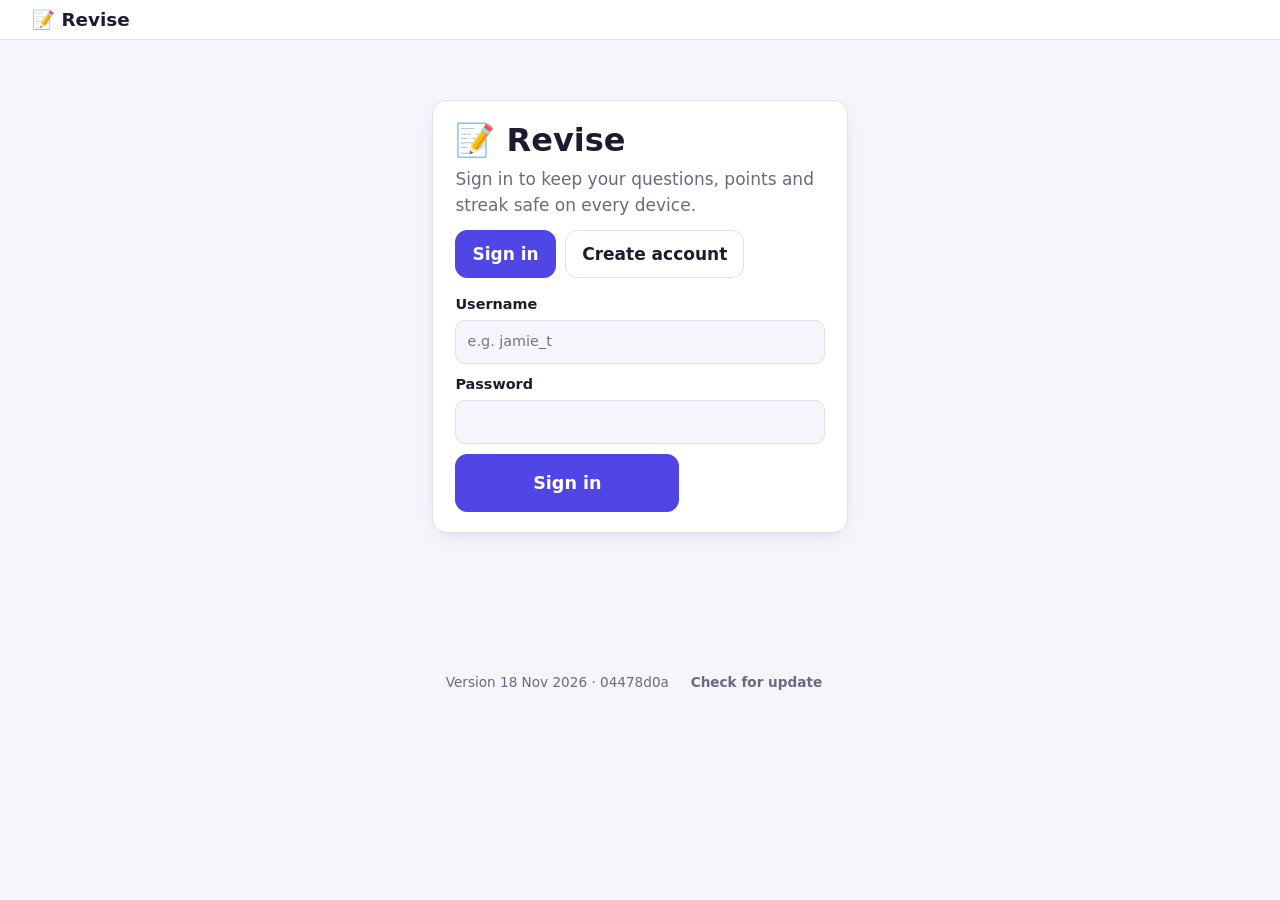
<file: public/index.html>
<!doctype html>
<html lang="en-GB">
<head>
  <meta charset="utf-8">
  <meta name="viewport" content="width=device-width, initial-scale=1">
  <meta name="theme-color" content="#4f46e5">
  <title>Revise — questions, streaks and rewards</title>
  <meta name="description" content="Revise with your own questions and earn points, streaks and badges.">
  <link rel="icon" href="icon.svg" type="image/svg+xml">
  <link rel="icon" href="icon-192.png" type="image/png" sizes="192x192">
  <link rel="apple-touch-icon" href="apple-touch-icon.png">
  <link rel="manifest" href="manifest.webmanifest">
  <meta name="apple-mobile-web-app-capable" content="yes">
  <meta name="apple-mobile-web-app-title" content="Revise">
  <meta name="app-version" content="04478d0a" data-date="2026-11-18">
  <link rel="stylesheet" href="style.css?v=04478d0a">
</head>
<body>
  <header class="top">
    <div class="wrap top-inner">
      <a class="brand" id="brand" href="#home">📝 Revise</a>
      <nav id="nav" aria-label="Sections"></nav>
      <div id="user" class="user"></div>
    </div>
  </header>
  <main id="app" class="wrap" tabindex="-1"></main>
  <footer id="ver" class="wrap ver"></footer>
  <div id="toasts" aria-live="polite"></div>
  <noscript><p class="wrap">This app needs JavaScript switched on.</p></noscript>
  <script type="importmap">{"imports":{"./logic.js":"./logic.js?v=04478d0a","./cloud.js":"./cloud.js?v=04478d0a","./config.js":"./config.js?v=04478d0a","./shop.js":"./shop.js?v=04478d0a","./examguides.js":"./examguides.js?v=04478d0a","./papers.js":"./papers.js?v=04478d0a","./tutorial.js":"./tutorial.js?v=04478d0a"}}</script>
  <script type="module" src="app.js?v=04478d0a"></script>
  <script src="stats.js?v=5" defer></script>
</body>
</html>
</file>
<file: public/style.css>
:root {
  --bg: #f6f5fb; --fg: #1d1b2e; --card: #ffffff; --muted: #6b6880; --border: #e2e0ee;
  --accent: #4f46e5; --accent-fg: #ffffff; --good: #15803d; --good-bg: #dcfce7; --bad: #b91c1c; --bad-bg: #fee2e2;
  --radius: 14px; --shadow: 0 6px 20px -12px rgb(40 30 100 / 35%);
}
@media (prefers-color-scheme: dark) {
  :root {
    --bg: #12111c; --fg: #f1f0fa; --card: #1d1b2c; --muted: #a09db8; --border: #34314a;
    --accent: #8b85ff; --accent-fg: #12111c; --good: #4ade80; --good-bg: #123522; --bad: #f87171; --bad-bg: #3d1717;
    --shadow: none;
  }
}
:root { --fig-1: #2563eb; --fig-2: #e11d48; --fig-3: #16a34a; }
@media (prefers-color-scheme: dark) { :root { --fig-1: #60a5fa; --fig-2: #fb7185; --fig-3: #4ade80; } }
* { box-sizing: border-box; }
html { -webkit-text-size-adjust: 100%; }
body { margin: 0; background: var(--bg); color: var(--fg); font: 16px/1.5 system-ui, -apple-system, "Segoe UI", Roboto, sans-serif; }
.wrap { width: min(100% - 2rem, 760px); margin-inline: auto; }
main { padding: 1.25rem 0 5rem; outline: none; }
h1, h2, h3 { line-height: 1.2; margin: 0 0 .5rem; }
h1, h2, .brand, .quiz-q { font-family: var(--font-display, inherit); }
h1 { font-size: 1.7rem; } h2 { font-size: 1.25rem; } h3 { font-size: 1.05rem; }
p { margin: 0 0 .75rem; }
.muted { color: var(--muted); } .small { font-size: .85rem; }

.top { position: sticky; top: 0; z-index: 5; background: var(--card); border-bottom: 1px solid var(--border); }
.top-inner { display: flex; align-items: center; justify-content: space-between; gap: .5rem; padding: .35rem 0; flex-wrap: wrap; }
.brand { font-weight: 800; font-size: 1.15rem; text-decoration: none; color: var(--fg); }
#nav { display: flex; gap: .25rem; flex-wrap: wrap; }
.tab { display: inline-flex; align-items: center; gap: .35rem; background: none; border: 0; border-radius: 999px; padding: .5rem .8rem; font: inherit; font-weight: 600; color: var(--muted); cursor: pointer; }
.tab:hover { color: var(--fg); }
.tab.active { background: var(--accent); color: var(--accent-fg); }

.card { background: var(--card); border: 1px solid var(--border); border-radius: var(--radius); padding: 1rem 1.1rem; margin-bottom: 1rem; box-shadow: var(--shadow); }
.row { display: flex; gap: .6rem; flex-wrap: wrap; align-items: center; }
.row.space { justify-content: space-between; }
.grow { flex: 1 1 12rem; min-width: 0; }
.grid2 { display: grid; gap: .75rem; grid-template-columns: repeat(auto-fit, minmax(9rem, 1fr)); }

.stat { text-align: center; padding: .6rem .4rem; border-radius: 12px; background: var(--bg); }
.stat b { display: block; font-size: 1.5rem; line-height: 1.1; }
.stat span { font-size: .8rem; color: var(--muted); }

button, .btn { font: inherit; font-weight: 600; border-radius: 12px; border: 1px solid var(--border); background: var(--card); color: var(--fg); padding: .65rem 1rem; cursor: pointer; min-height: 44px; }
button:hover:not(:disabled) { border-color: var(--accent); }
button:disabled { opacity: .5; cursor: not-allowed; }
button.primary { background: var(--accent); color: var(--accent-fg); border-color: var(--accent); }
button.big { width: 100%; font-size: 1.1rem; padding: .9rem 1rem; }
button.danger { color: var(--bad); }
button.ghost { background: none; border-color: transparent; color: var(--muted); }
button.small { min-height: 36px; padding: .3rem .7rem; font-size: .85rem; }
:focus-visible { outline: 3px solid var(--accent); outline-offset: 2px; }

label { display: block; font-size: .9rem; font-weight: 600; margin-bottom: .65rem; }
input, select, textarea { display: block; width: 100%; margin-top: .25rem; font: inherit; font-weight: 400; color: var(--fg); background: var(--bg); border: 1px solid var(--border); border-radius: 10px; padding: .6rem .7rem; min-height: 44px; }
textarea { min-height: 5rem; resize: vertical; }
input:focus, select:focus, textarea:focus { outline: 3px solid var(--accent); outline-offset: 1px; }

.bar { height: 12px; border-radius: 999px; background: var(--bg); border: 1px solid var(--border); overflow: hidden; }
.bar-fill { height: 100%; background: var(--accent); border-radius: 999px; transition: width .4s ease; }

.quiz-q { font-size: 1.35rem; font-weight: 700; white-space: pre-wrap; overflow-wrap: anywhere; margin: .5rem 0 1rem; }
.choices { display: grid; gap: .6rem; }
.choices button { text-align: left; white-space: normal; }
.verdict { border-radius: 12px; padding: .8rem 1rem; margin-bottom: .75rem; font-weight: 600; }
.verdict.good { background: var(--good-bg); color: var(--good); }
.verdict.bad { background: var(--bad-bg); color: var(--bad); }
.verdict .ans { display: block; color: var(--fg); font-weight: 500; margin-top: .25rem; overflow-wrap: anywhere; }
.tag { display: inline-block; font-size: .75rem; font-weight: 700; padding: .1rem .55rem; border-radius: 999px; background: var(--bg); border: 1px solid var(--border); color: var(--muted); }

.week { display: grid; grid-template-columns: repeat(7, 1fr); gap: .4rem; align-items: end; height: 110px; }
.week .col { display: flex; flex-direction: column; justify-content: flex-end; align-items: center; height: 100%; gap: .2rem; font-size: .75rem; color: var(--muted); }
.week .fill { width: 100%; max-width: 38px; background: var(--accent); border-radius: 6px 6px 2px 2px; min-height: 3px; opacity: .85; }
.heat { display: grid; grid-template-rows: repeat(7, 1fr); grid-auto-flow: column; grid-auto-columns: 1fr; gap: 3px; }
.heat i { aspect-ratio: 1; border-radius: 3px; background: var(--bg); border: 1px solid var(--border); }
.heat i.l1 { background: color-mix(in srgb, var(--accent) 25%, var(--card)); }
.heat i.l2 { background: color-mix(in srgb, var(--accent) 50%, var(--card)); }
.heat i.l3 { background: color-mix(in srgb, var(--accent) 75%, var(--card)); }
.heat i.l4 { background: var(--accent); }
.heat i.future { visibility: hidden; }

.badges { display: grid; gap: .6rem; grid-template-columns: repeat(auto-fill, minmax(10.5rem, 1fr)); }
.badge { border: 1px solid var(--border); border-radius: 12px; padding: .7rem; background: var(--bg); }
.badge .ico { font-size: 1.8rem; display: block; }
.badge.locked { opacity: .55; filter: grayscale(1); }
.badge b { display: block; }

.item { display: flex; gap: .6rem; align-items: flex-start; justify-content: space-between; padding: .7rem 0; border-top: 1px solid var(--border); }
.item:first-child { border-top: 0; }
.item .txt { min-width: 0; overflow-wrap: anywhere; }
.item .a { color: var(--muted); font-size: .9rem; }

#toasts { position: fixed; left: 0; right: 0; bottom: 1rem; display: grid; justify-items: center; gap: .5rem; pointer-events: none; z-index: 20; padding: 0 1rem; }
.toast { background: var(--fg); color: var(--bg); padding: .65rem 1rem; border-radius: 12px; font-weight: 600; box-shadow: 0 10px 30px -10px rgb(0 0 0 / 50%); max-width: 30rem; }
.banner { background: var(--bad-bg); color: var(--bad); border-radius: 12px; padding: .7rem 1rem; margin-bottom: 1rem; font-weight: 600; }
@media (prefers-reduced-motion: reduce) { .bar-fill { transition: none; } }

/* ---------- account bar ---------- */
.user { display: flex; align-items: center; gap: .5rem; font-size: .85rem; flex-wrap: wrap; }
.who { color: var(--muted); font-weight: 600; }
.sync { color: var(--muted); font-size: .8rem; }
.sync.warn { color: var(--bad); font-weight: 600; }
.auth { max-width: 26rem; margin: 2rem auto; }
.auth .banner { margin: .5rem 0 1rem; }

/* ---------- study buddy ---------- */
.buddy { position: relative; width: 4.5rem; height: 4.5rem; flex: none; display: grid; place-items: center; background: var(--bg); border-radius: 50%; border: 1px solid var(--border); }
.buddy .pet { font-size: 2.4rem; line-height: 1; }
.buddy .hat { position: absolute; top: -.55rem; left: 50%; transform: translateX(-50%) rotate(-8deg); font-size: 1.6rem; line-height: 1; }
.prize { border-color: var(--accent); }

/* ---------- pick lists, shop ---------- */
.pick { display: flex; gap: .6rem; align-items: flex-start; padding: .6rem 0; border-top: 1px solid var(--border); font-weight: 400; margin: 0; }
.pick .a { display: block; color: var(--muted); font-size: .9rem; overflow-wrap: anywhere; }
.pick > span { min-width: 0; overflow-wrap: anywhere; }
input[type="checkbox"] { width: 1.25rem; height: 1.25rem; min-height: 0; margin: .2rem 0 0; flex: none; accent-color: var(--accent); }
.shop { display: grid; gap: .6rem; grid-template-columns: repeat(auto-fill, minmax(9.5rem, 1fr)); }
.shop-item { display: grid; gap: .4rem; }
.swatch { display: flex; align-items: flex-end; min-height: 3.6rem; padding: .5rem .6rem; border-radius: 10px; border: 1px solid var(--border); font-weight: 700; font-size: .95rem; overflow-wrap: anywhere; }
.swatch.fontsw { align-items: center; background: var(--bg); color: var(--fg); font-size: 1.05rem; font-weight: 400; }
.swatch.hatsw { flex-direction: column; align-items: center; justify-content: center; background: var(--bg); color: var(--fg); font-size: 1.8rem; gap: .1rem; }
button[aria-pressed="true"] { cursor: default; }

/* ---------- unlocked colour themes (set by the app from the Shop) ---------- */
:root[data-palette] {
  --bg: var(--pal-bg); --fg: var(--pal-ink);
  --card: color-mix(in oklab, var(--pal-bg) 88%, white);
  --muted: color-mix(in oklab, var(--pal-ink) 68%, var(--pal-bg));
  --border: color-mix(in oklab, var(--pal-bg) 72%, var(--pal-ink));
  --accent: var(--pal-ink); --accent-fg: var(--pal-bg);
  --good: var(--pal-ink); --good-bg: color-mix(in oklab, var(--pal-bg) 80%, var(--pal-ink));
  --bad: var(--pal-ink); --bad-bg: color-mix(in oklab, var(--pal-bg) 80%, var(--pal-ink));
  --shadow: none;
}
:root[data-palette] .toast { background: var(--pal-ink); color: var(--pal-bg); }

/* ---------- farm ---------- */
.brand { user-select: none; -webkit-user-select: none; -webkit-touch-callout: none; touch-action: manipulation; }
.farm { position: relative; border-radius: var(--radius); margin-bottom: 1rem; padding: 1rem .75rem 1.1rem; border: 1px solid var(--border); overflow: hidden;
  background: linear-gradient(to bottom, color-mix(in srgb, var(--accent) 12%, var(--card)) 0 22%, color-mix(in srgb, var(--good) 22%, var(--card)) 22% 100%); }
.farm::before { content: "☁️      ☀️      ☁️"; position: absolute; top: .2rem; left: 0; right: 0; text-align: center; letter-spacing: .35rem; opacity: .7; font-size: 1.2rem; pointer-events: none; }
.farm-grid { position: relative; display: grid; gap: .6rem; grid-template-columns: repeat(auto-fill, minmax(7.5rem, 1fr)); padding-top: 1.2rem; }
.pet-card { display: grid; justify-items: center; gap: .15rem; text-align: center; padding: .6rem .3rem; background: color-mix(in srgb, var(--card) 80%, transparent); }
.pet-card.on { border-color: var(--accent); outline: 2px solid var(--accent); }
.pet-emoji { position: relative; font-size: 2.6rem; line-height: 1.1; display: inline-block; animation: bob 2.4s ease-in-out infinite; }
.pet-emoji .hat { position: absolute; top: -.7rem; left: 50%; transform: translateX(-50%) rotate(-8deg); font-size: 1.4rem; }
.pet-name { font-weight: 700; overflow-wrap: anywhere; }
@keyframes bob { 0%, 100% { transform: translateY(0); } 50% { transform: translateY(-.35rem); } }

/* ---------- the hidden parade ---------- */
.parade { position: fixed; inset: 0; pointer-events: none; z-index: 30; overflow: hidden; }
.runner { position: absolute; top: var(--y); left: -4rem; font-size: var(--s); animation: march 6.5s linear var(--d) forwards; }
@keyframes march { 0% { transform: translateX(0) translateY(0) rotate(-6deg); } 25% { transform: translateX(30vw) translateY(-1.2rem) rotate(6deg); } 50% { transform: translateX(60vw) translateY(0) rotate(-6deg); } 75% { transform: translateX(90vw) translateY(-1.2rem) rotate(6deg); } 100% { transform: translateX(calc(100vw + 5rem)) translateY(0) rotate(0); } }
@media (prefers-reduced-motion: reduce) { .pet-emoji { animation: none; } .runner { animation: none; display: none; } }

/* ===== Layout: phone vs computer ===== */
.tab span:first-child { font-size: 1.15rem; line-height: 1; }

/* Phones and small tablets: app-style bottom tab bar, thumb-sized buttons */
@media (max-width: 719px) {
  .wrap { width: min(100% - 1.5rem, 640px); }
  .top-inner { flex-wrap: nowrap; }
  .brand { font-size: 1.05rem; }
  .user { font-size: .8rem; justify-content: flex-end; }
  #nav { position: fixed; left: 0; right: 0; bottom: 0; z-index: 6; display: grid; grid-auto-flow: column; grid-auto-columns: 1fr; gap: 0; background: var(--card); border-top: 1px solid var(--border); padding: .25rem .25rem calc(.25rem + env(safe-area-inset-bottom)); }
  .tab { flex-direction: column; gap: .1rem; border-radius: 12px; padding: .4rem .1rem; font-size: .7rem; min-height: 52px; justify-content: center; }
  .tab span:first-child { font-size: 1.4rem; }
  main { padding: 1rem 0 calc(6.5rem + env(safe-area-inset-bottom)); }
  #toasts { bottom: calc(5rem + env(safe-area-inset-bottom)); }
  h1 { font-size: 1.5rem; }
  .card { padding: .9rem; border-radius: 14px; }
  .grid2 { grid-template-columns: repeat(2, 1fr); }
  .shop { grid-template-columns: repeat(2, 1fr); }
  .farm-grid { grid-template-columns: repeat(2, 1fr); }
  button.big, .row > button.primary { min-height: 52px; }
  .quiz-q { font-size: 1.25rem; }
}

/* Computers: side menu on the left, wider content, bigger grids */
@media (min-width: 960px) {
  body { font-size: 17px; }
  .top-inner.wrap { width: min(100% - 4rem, 1240px); }
  #nav { position: fixed; top: 4.2rem; left: max(1.5rem, calc(50% - 620px)); width: 11.5rem; flex-direction: column; gap: .25rem; flex-wrap: nowrap; }
  .tab { justify-content: flex-start; border-radius: 12px; padding: .7rem .9rem; font-size: 1rem; }
  .tab:hover:not(.active) { background: var(--bg); }
  main.wrap { width: min(100% - 4rem, 1240px); padding-left: 13.5rem; padding-top: 1.75rem; box-sizing: border-box; }
  h1 { font-size: 2rem; }
  .card { padding: 1.25rem 1.4rem; }
  .grid2 { grid-template-columns: repeat(auto-fit, minmax(11rem, 1fr)); }
  .shop { grid-template-columns: repeat(auto-fill, minmax(11.5rem, 1fr)); }
  .farm-grid { grid-template-columns: repeat(auto-fill, minmax(10rem, 1fr)); }
  .quiz-q { font-size: 1.6rem; }
  button.big { width: auto; min-width: 14rem; }
}
@media (min-width: 1500px) { body { font-size: 18px; } }
@media (min-width: 960px) { body:has(#nav:empty) main.wrap { padding-left: 0; width: min(100% - 4rem, 620px); } }
@media (min-width: 960px) { .heat { max-width: 640px; } }

/* ===== Exam calendar ===== */
.cal { display: grid; grid-template-columns: repeat(7, minmax(0, 1fr)); gap: 3px; }
.cal-head { text-align: center; font-size: .72rem; font-weight: 700; color: var(--muted); padding: .2rem 0; }
.cal-pad { min-height: 1px; }
.cal-day { display: flex; flex-direction: column; align-items: stretch; gap: 2px; min-height: 58px; padding: 3px; border-radius: 10px; border: 1px solid var(--border); background: var(--card); color: var(--fg); font-weight: 500; text-align: left; overflow: hidden; }
.cal-day:hover:not(:disabled) { border-color: var(--accent); }
.cal-day.past { opacity: .5; }
.cal-day.rest { background: var(--bg); }
.cal-day.today { border-color: var(--accent); box-shadow: inset 0 0 0 1px var(--accent); }
.cal-day.selected { background: color-mix(in srgb, var(--accent) 14%, var(--card)); border-color: var(--accent); border-width: 2px; padding: 2px; }
.cal-num { font-size: .78rem; font-weight: 700; line-height: 1; }
.cal-chip { display: block; color: #fff; font-size: .6rem; line-height: 1.25; font-weight: 700; border-radius: 4px; padding: 1px 3px; overflow: hidden; text-overflow: ellipsis; white-space: nowrap; }
.cal-more { font-size: .6rem; color: var(--muted); }
.cal-dots { color: var(--accent); font-size: .8rem; line-height: 1; letter-spacing: -1px; }
@media (min-width: 720px) {
  .cal { gap: 5px; }
  .cal-day { min-height: 84px; padding: 6px; }
  .cal-day.selected { padding: 5px; }
  .cal-num { font-size: .9rem; }
  .cal-chip { font-size: .72rem; padding: 2px 5px; }
}

/* ===== In-app confirm box ===== */
.modal-back { position: fixed; inset: 0; z-index: 50; display: grid; place-items: center; padding: 1rem; background: rgb(0 0 0 / 55%); }
.modal { width: min(100%, 26rem); background: var(--card); color: var(--fg); border: 1px solid var(--border); border-radius: 16px; padding: 1.2rem 1.3rem; box-shadow: 0 20px 50px -12px rgb(0 0 0 / 60%); }
.modal h2 { margin: 0 0 .5rem; }
.modal p { margin: 0; color: var(--muted); }
button.danger-solid { background: var(--bad); border-color: var(--bad); color: #fff; }
button.danger-solid:hover:not(:disabled) { border-color: var(--bad); filter: brightness(1.1); }
@media (prefers-color-scheme: dark) { :root:not([data-theme="light"]) button.danger-solid { color: #1a0505; } }

/* ===== Revise: quick / exam switcher ===== */
.mode-tabs { display: grid; grid-template-columns: 1fr 1fr; gap: .4rem; }
.mode-tab { display: flex; flex-direction: column; align-items: center; gap: 0; padding: .55rem .4rem; font-size: .95rem; background: var(--bg); }
.mode-tab .small { font-weight: 500; color: var(--muted); }
.mode-tab.active { background: var(--accent); border-color: var(--accent); color: var(--accent-fg); }
.mode-tab.active .small { color: var(--accent-fg); opacity: .9; }

/* graphs, charts and tables in exam questions */
.figure { margin: .4rem 0 1rem; padding: .6rem; border: 1px solid var(--border); border-radius: 12px; background: var(--bg); overflow: hidden; }
.figure figcaption { font-weight: 700; font-size: .92rem; margin-bottom: .4rem; }
.fig-chart svg { display: block; margin-inline: auto; }
.fig-scroll { overflow-x: auto; }
.fig-table { border-collapse: collapse; width: 100%; font-size: .92rem; }
.fig-table th, .fig-table td { border: 1px solid var(--border); padding: .3rem .55rem; text-align: left; }
.fig-table th { background: var(--card); font-weight: 700; }

/* ---------- exam-style questions ---------- */
.choices button.chosen { border-color: var(--accent); background: color-mix(in srgb, var(--accent) 14%, var(--card)); box-shadow: inset 0 0 0 1px var(--accent); }
.case { margin: .8rem 0 0; padding: .7rem .9rem; border-left: 4px solid var(--accent); border-radius: 0 12px 12px 0; background: var(--bg); color: var(--fg); font-size: .98rem; white-space: pre-wrap; overflow-wrap: anywhere; }
.case-label { display: block; font-size: .72rem; font-weight: 800; letter-spacing: .06em; text-transform: uppercase; color: var(--muted); margin-bottom: .2rem; }
.chips { display: flex; flex-wrap: wrap; gap: .4rem; }
.chip { font-size: .88rem; padding: .35rem .8rem; min-height: 38px; border-radius: 999px; }
.chip.on { background: var(--accent); color: var(--accent-fg); border-color: var(--accent); }

.modal.tutorial { max-height: 90vh; overflow-y: auto; }
.tut-text { font-size: 1.1rem; line-height: 1.5; color: var(--fg); }
.tut-item { display: flex; align-items: center; gap: .8rem; width: 100%; text-align: left; margin: 0 0 .5rem; padding: .7rem .8rem; }
.tut-ic { font-size: 1.6rem; }

.tour-over { position: fixed; inset: 0; z-index: 70; }
.tour-over.tour-plain { background: rgb(0 0 0 / 65%); }
.tour-hole { position: fixed; display: none; border-radius: 14px; box-shadow: 0 0 0 9999px rgb(0 0 0 / 68%); outline: 3px solid #fff; outline-offset: 0; pointer-events: none; animation: tourpulse 1.6s ease-in-out infinite; }
@keyframes tourpulse { 50% { outline-color: var(--accent); } }
.tour-tip { position: fixed; width: min(calc(100vw - 24px), 420px); max-height: 40vh; display: flex; flex-direction: column; background: var(--card); color: var(--fg); border: 1px solid var(--border); border-radius: 16px; padding: 1rem 1.1rem; box-shadow: 0 20px 50px -12px rgb(0 0 0 / 60%); }
.tour-h { margin: 0 0 .3rem; font-size: 1.15rem; }
.tour-tip .tut-text { margin: 0; font-size: 1rem; }
@media (prefers-reduced-motion: reduce) { .tour-hole { animation: none; } }
.tour-body { overflow-y: auto; flex: 1 1 auto; min-height: 0; }
.tour-foot { margin-top: .7rem; justify-content: space-between; flex: 0 0 auto; }

.ver { padding: 1.2rem 0 5.5rem; text-align: center; }

/* maths text: powers, roots, fractions */
.rt-sup { font-size: .72em; line-height: 0; vertical-align: super; }
.rt-root { white-space: nowrap; }
.rt-ov { border-top: 1.5px solid currentColor; padding: 0 .12em; margin-left: .02em; }
.rt-idx { font-size: .6em; vertical-align: super; line-height: 0; margin-right: -.1em; }
.rt-frac { display: inline-flex; flex-direction: column; align-items: center; vertical-align: middle; line-height: 1.15; font-size: .92em; margin: 0 .12em; }
.rt-frac .rt-n { border-bottom: 1.5px solid currentColor; padding: 0 .2em; }
.rt-frac .rt-d { padding: 0 .2em; }
</file>
